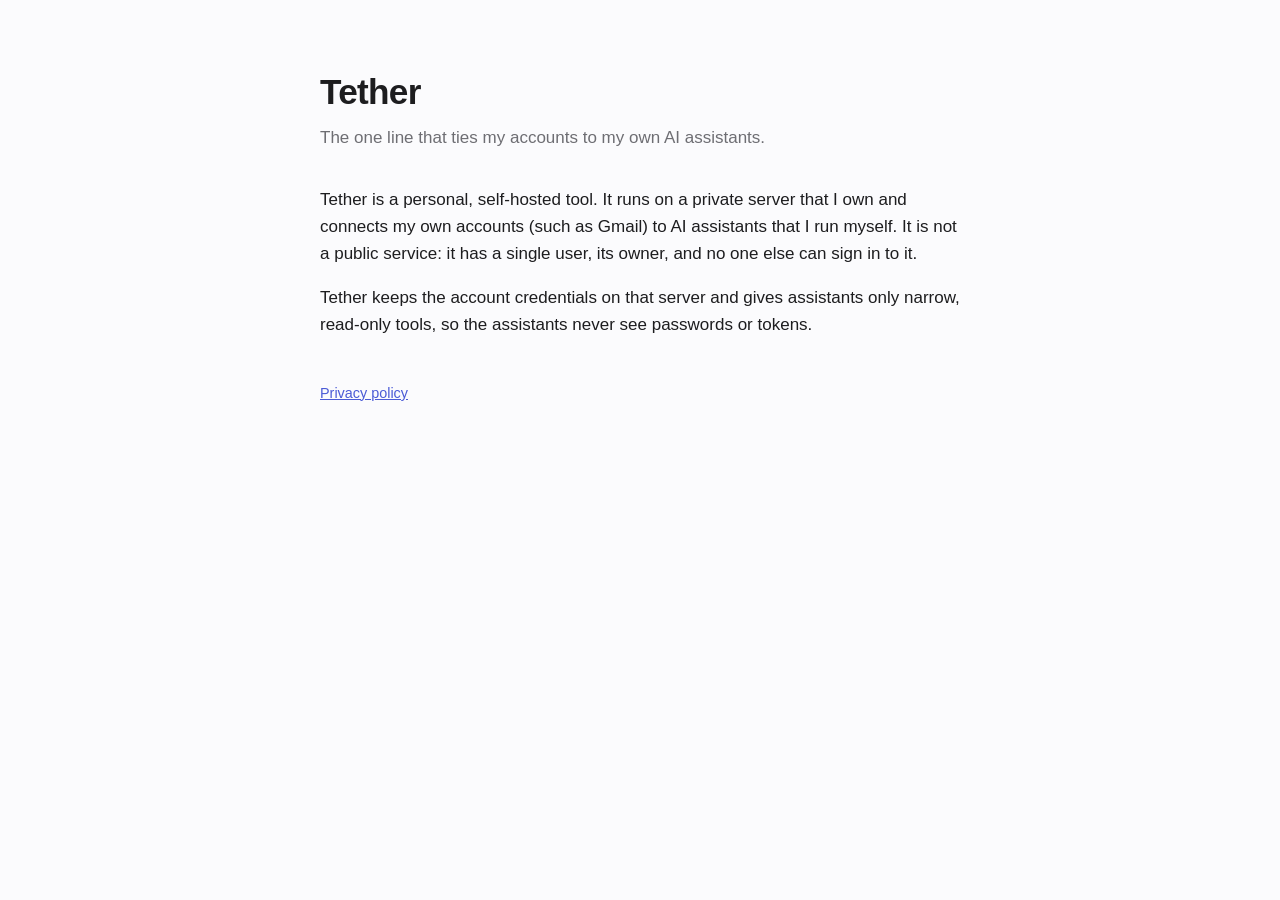
<file: index.html>
<!doctype html>
<html lang="en">
<head>
<meta charset="utf-8">
<meta name="viewport" content="width=device-width, initial-scale=1">
<title>Tether</title>
<link rel="stylesheet" href="style.css">
</head>
<body>
<main>
  <h1>Tether</h1>
  <p class="tag">The one line that ties my accounts to my own AI assistants.</p>
  <p>Tether is a personal, self-hosted tool. It runs on a private server that I own and connects my own accounts (such as Gmail) to AI assistants that I run myself. It is not a public service: it has a single user, its owner, and no one else can sign in to it.</p>
  <p>Tether keeps the account credentials on that server and gives assistants only narrow, read-only tools, so the assistants never see passwords or tokens.</p>
  <footer><a href="privacy.html">Privacy policy</a></footer>
</main>
</body>
</html>
</file>
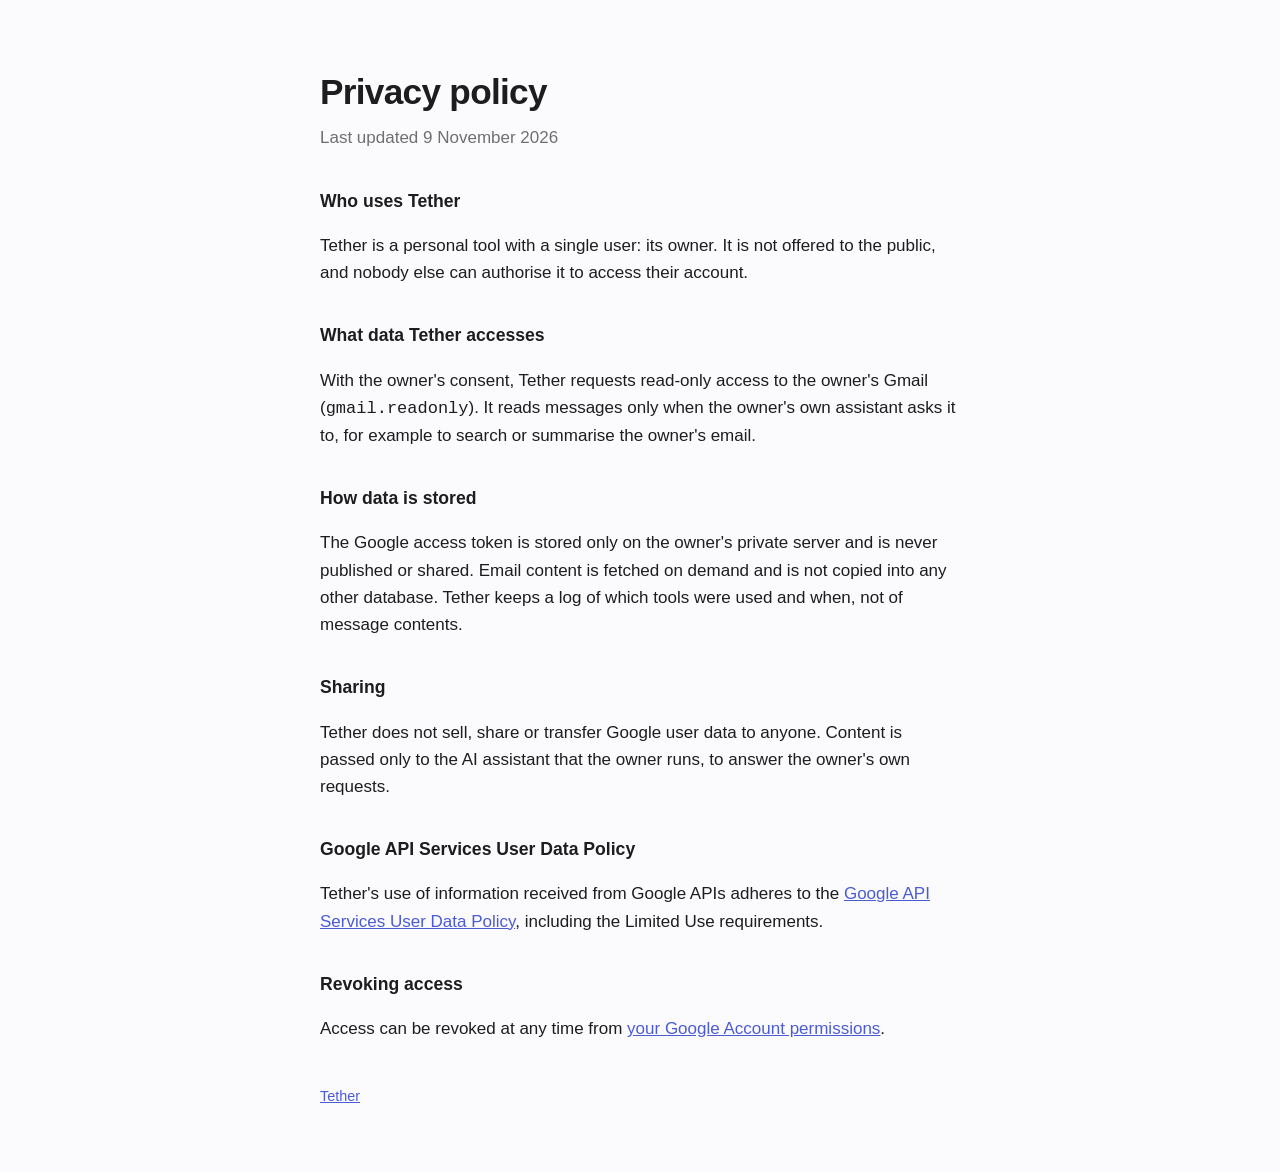
<file: privacy.html>
<!doctype html>
<html lang="en">
<head>
<meta charset="utf-8">
<meta name="viewport" content="width=device-width, initial-scale=1">
<title>Tether privacy policy</title>
<link rel="stylesheet" href="style.css">
</head>
<body>
<main>
  <h1>Privacy policy</h1>
  <p class="tag">Last updated 9 November 2026</p>

  <h2>Who uses Tether</h2>
  <p>Tether is a personal tool with a single user: its owner. It is not offered to the public, and nobody else can authorise it to access their account.</p>

  <h2>What data Tether accesses</h2>
  <p>With the owner's consent, Tether requests read-only access to the owner's Gmail (<code>gmail.readonly</code>). It reads messages only when the owner's own assistant asks it to, for example to search or summarise the owner's email.</p>

  <h2>How data is stored</h2>
  <p>The Google access token is stored only on the owner's private server and is never published or shared. Email content is fetched on demand and is not copied into any other database. Tether keeps a log of which tools were used and when, not of message contents.</p>

  <h2>Sharing</h2>
  <p>Tether does not sell, share or transfer Google user data to anyone. Content is passed only to the AI assistant that the owner runs, to answer the owner's own requests.</p>

  <h2>Google API Services User Data Policy</h2>
  <p>Tether's use of information received from Google APIs adheres to the <a href="https://developers.google.com/terms/api-services-user-data-policy">Google API Services User Data Policy</a>, including the Limited Use requirements.</p>

  <h2>Revoking access</h2>
  <p>Access can be revoked at any time from <a href="https://myaccount.google.com/permissions">your Google Account permissions</a>.</p>

  <footer><a href="index.html">Tether</a></footer>
</main>
</body>
</html>
</file>
<file: style.css>
:root { color-scheme: light dark; --fg: #1d1d1f; --muted: #6e6e73; --bg: #fbfbfd; --accent: #4b5bd6; }
@media (prefers-color-scheme: dark) { :root { --fg: #f5f5f7; --muted: #a1a1a6; --bg: #111114; --accent: #8e9bff; } }
body { margin: 0; background: var(--bg); color: var(--fg); font: 17px/1.6 -apple-system, BlinkMacSystemFont, "Segoe UI", Roboto, sans-serif; }
main { max-width: 640px; margin: 0 auto; padding: 64px 20px; }
h1 { font-size: 2.2rem; margin: 0 0 4px; letter-spacing: -0.02em; }
h2 { font-size: 1.1rem; margin-top: 2em; }
.tag { color: var(--muted); margin: 0 0 2em; }
a { color: var(--accent); }
footer { margin-top: 3em; color: var(--muted); font-size: 0.9rem; }
</file>
